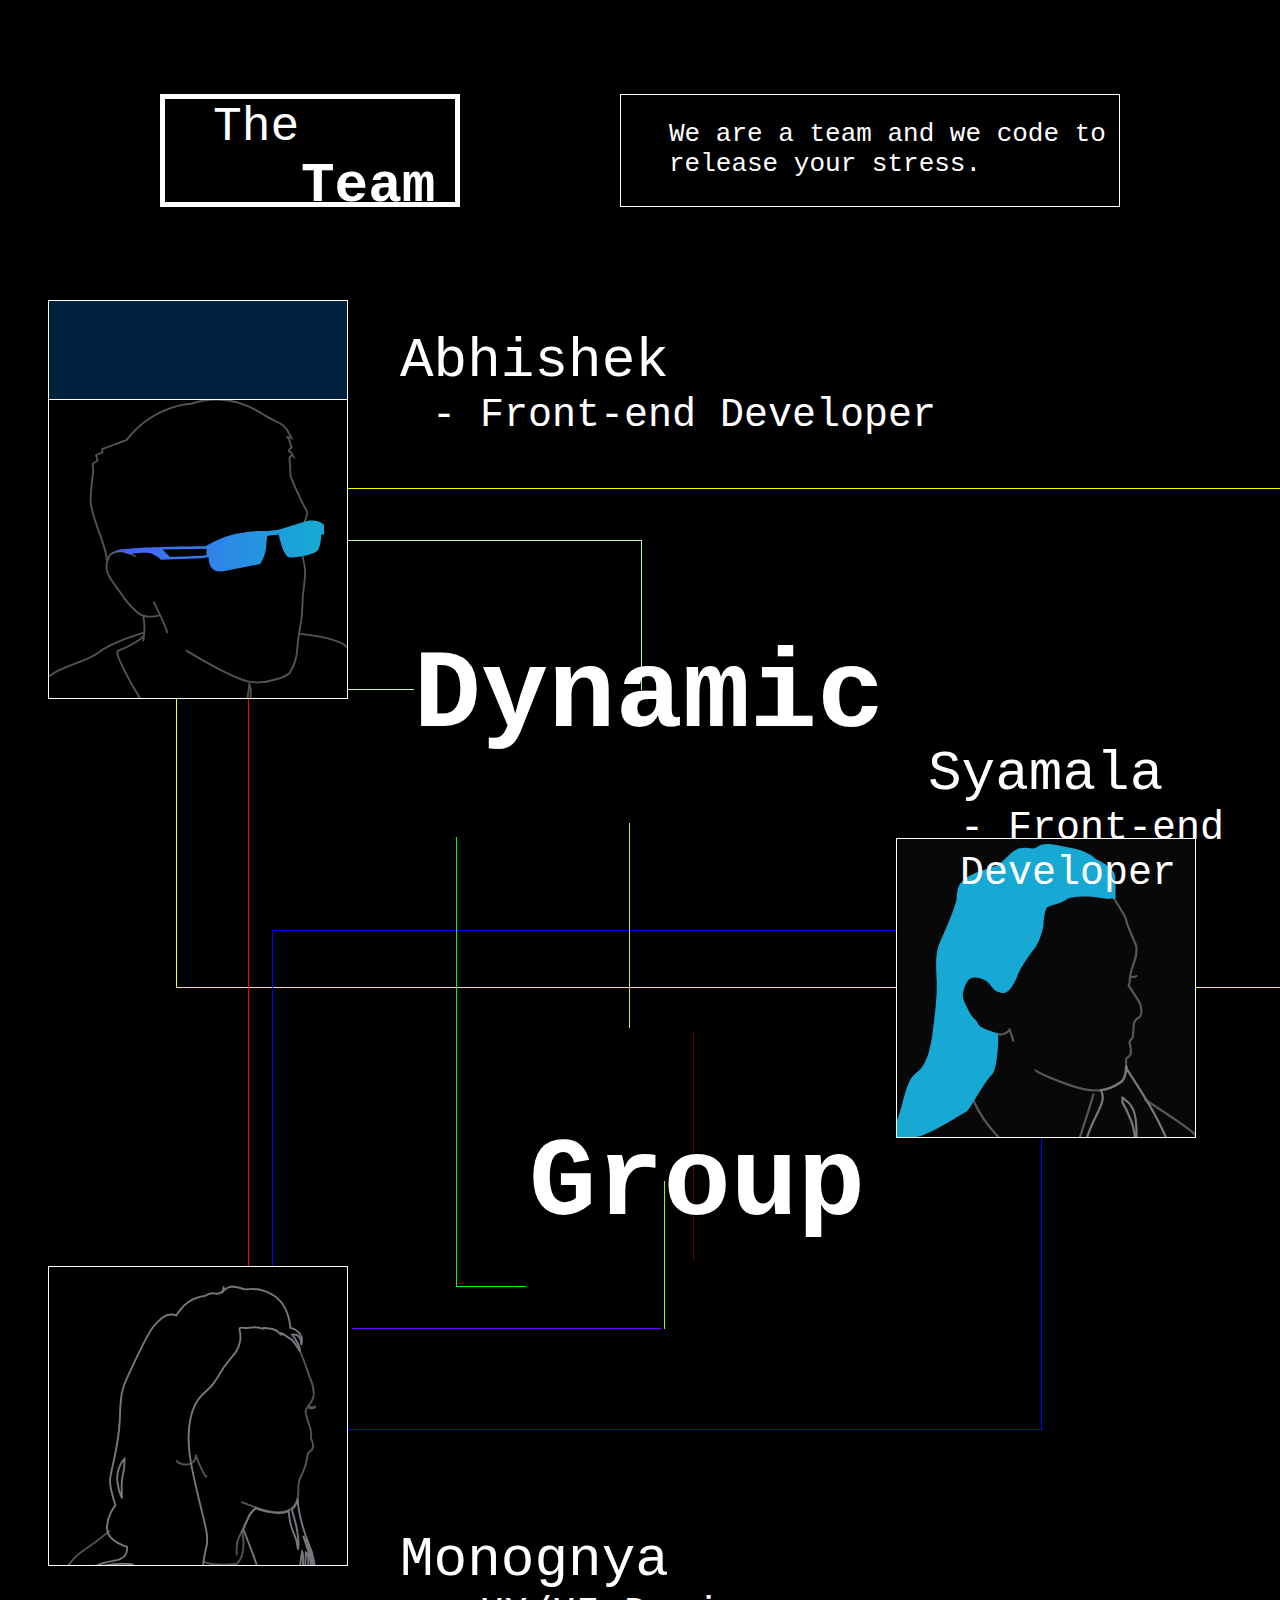
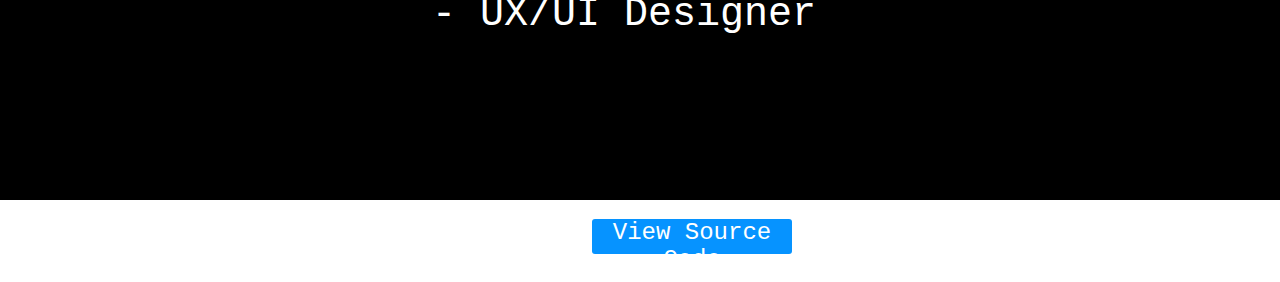
<file: HTML/About.html>
<!DOCTYPE html>
<html lang="en">

<head>
    <meta charset="UTF-8">
    <meta http-equiv="X-UA-Compatible" content="IE=edge">
    <meta name="viewport" content="width=device-width, initial-scale=1.0">
    <title>About Us</title>
    <link rel="stylesheet" type="text/css" href="../CSS/about.css">

</head>

<body>
    <div id="container">
        <div id="theteam">
            <h1 id="the">The</h1>
            <h1 id="team"> Team</h1>
        </div>

        <div id="intro">
            <h1 id="write"> We are a team and we code to release your stress.</h1>
        </div>
    </div>

    <div id="wrapper">
        <div id="image1">

        </div>
        <div class="line">

        </div>
        <div id="line1">
            <h1 id="group1">Dynamic</h1>
        </div>
        <div id="line2">
            <h1 id="group2">Group</h1>

        </div>


        <div id="image2">
            <svg version="1.1" id="Calque_1" xmlns="http://www.w3.org/2000/svg" xmlns:xlink="http://www.w3.org/1999/xlink" x="0px" y="0px" viewBox="0 0 134.4 158.4" style="enable-background:new 0 0 134.4 158.4;" xml:space="preserve">
       <style type="text/css">
           .st0{fill:none;stroke:#76777E;stroke-miterlimit:10;}
           .st1{fill:url(#SVGID_1_);}
           .st2{fill:url(#SVGID_2_);}
       </style>
       <g>
           <path class="st0" d="M111.6,117.4c0,0,21.8,14.1,22.8,16c1,1.9,12.5,9.8,13.5,10.4"/>
           <linearGradient id="SVGID_1_" gradientUnits="userSpaceOnUse" x1="97.2731" y1="143.1133" x2="119.4116" y2="159.8419">
               <stop  offset="0" style="stop-color:#EF3F7C"/>
               <stop  offset="1" style="stop-color:#FF009B"/>
           </linearGradient>
           <path class="st1" d="M118.3,128.2c-4.3-8.6-14.3-23.8-14.3-23.8l-0.6-2.1h0c0,2.6-0.4,6.3-2.5,7.4c-1.7,1-4.1,3.1-8.9,3.6
               c0,0,0,0.1,0,0.1c2.7,5-2.1,9.6-5.7,19.5s5.2,27.9,11.2,35.8c6,8,6.5,10.5,9.7,18.9c3.2,8.4-6,11.8-6,11.8c2.9,1,9.3-6.2,10.9-7.7
               c1.6-1.5,5-9.7,5-9.7s1.8,0.1,4.6,4.4c2.8,4.3,0.3,7.8,0.3,7.8c3.5-0.7,0.1-14.3-3.7-21.7c-3.9-7.4,1.4-10.2,5.9-15.9
               C128.8,150.9,122.6,136.8,118.3,128.2z M119.7,146.8C119.7,146.8,119.7,146.8,119.7,146.8c0.3-0.5,0.5-1.1,0.6-1.6
               c0.1-0.3,0.1-0.5,0.1-0.8c0.1-1,0-1.9-0.1-2.9c0,0.3,0.2,0.7,0.2,1c0.1,0.4,0.2,0.7,0.2,1.1c0.1,0.7,0.3,1.4,0.3,2.1
               c0.1,0.6,0.2,1.2,0.1,1.8c-0.1,0.6-0.4,1-1,1.2c-0.8,0.3-1.7,0.3-2.5,0.2c0.1,0,0.2-0.2,0.3-0.2c0.3-0.2,0.5-0.5,0.8-0.7
               C119,147.6,119.4,147.2,119.7,146.8z M101.8,116.6l1.4,1.3c4.9,3.3,4.6,10.6,4.8,13.4c0.2,2.8-0.6,7.5-0.6,7.5
               c0.4-3-0.8-9.8-1.9-12c-1-2.2-1.8-4.8-3.8-7.9V116.6z M112.6,185.6c-0.3,1.2-0.5,2.4-0.2,3.6c-0.3-1.8,0-3.6,0.2-5.4
               c0.1-1,0.2-2,0.1-3c-0.1-1-0.5-1.9-0.9-2.9c-0.7-1.7-1.5-3.4-2.8-4.8c0,0,0,0-0.1-0.1c-0.7-0.7-1.5-1.4-2.3-2c-2.5-2-5.1-4-7.6-6.1
               c-3.9-3.1-8.9-9-6.8-14.5c0.3-0.8,0.8-1.4,1.1-2.2c0.3-0.7,0.6-1.5,0.9-2.2c0.4-1.4,0.7-2.9,0.8-4.4c0.2-1.7,0.2-3.5,0-5.2
               c0,0,0-0.1,0-0.1c0.2,5.1,0.8,10.3,2,15.2c0.4,1.6,0.8,3.4,1.5,4.9c1.6,3.5,3.6,6.8,5.7,9.9c1.1,1.6,2.3,3.2,3.6,4.8
               c0.5,0.7,1.1,1.4,1.6,2.1c0,0,0,0-0.1-0.1c0.7,1,1.3,2.1,2,3.1c0.4,0.5,0.8,1,1.1,1.5c0.7,1.2,1,2.6,0.9,4
               C113.3,183.1,112.9,184.3,112.6,185.6C112.6,185.5,112.6,185.6,112.6,185.6z M114.2,146.6c0.9-1.3,2.6-1,2.6-1
               c-0.7,2.1-1.6,2.9-2.1,3.8S113.4,147.9,114.2,146.6z M116,154.6c-0.1,0.2-0.2,0.4-0.3,0.6c0.6-1.1,1.1-2.2,1.7-3.3
               c0.2-0.4,0.4-0.9,0.6-1.3c0.2-0.3,0.4-0.5,0.7-0.6c0.2-0.1,0.5,0,0.7,0.1c0,0,0.3,0.1,0.3,0.1C119.7,150.2,117.2,152.4,116,154.6z
                M120.3,158.6c-0.1,0.2-0.1,0.4-0.2,0.6c-0.2,0.5-0.4,0.9-0.6,1.3c-0.3,0.5-0.6,1.1-0.9,1.6c-0.2-0.4-0.4-0.9-0.6-1.3
               c-0.1-0.4-0.2-0.7-0.2-1.1c0-0.5,0.2-0.9,0.4-1.3c0.4-0.9,0.9-1.8,1.4-2.7c0.4-0.7,0.7-1.3,1.1-2c0-0.1,0.1-0.1,0.1-0.2
               c0-0.1,0.4,0,0.5,0c0.1,0,0.2,0.1,0.3,0.2c0.2,0.2,0.2,0.5,0.1,0.8c-0.1,0.9-0.5,1.8-0.8,2.6c0,0.1-0.1,0.3-0.1,0.4
               c-0.1,0.1-0.1,0.3-0.2,0.4C120.5,158.1,120.4,158.4,120.3,158.6z"/>
           <path class="st0" d="M97.7,26.6c0,0,5.7,8.8,5.7,10.2c0.1,1.3,3.7,9.4,4.3,10.8c0.4,0.9,0.7,4.1-0.7,7.8c-1.2,3.2-2,6.9-2,8.2
               s-0.5,2.5-0.5,2.5s4.7,7,5.2,8.5c0.5,1.5,1.2,5.3-0.9,6.1c-2,0.8-1.9,2.4-2.1,3.8c-0.1,1.4-0.1,4.7-0.6,5.3
               c-0.4,0.6-1.4,1.5-1.2,2.1c0.2,0.6,1,4,0.3,5.5c-0.8,1.5-2,0.8-1.9,2.5c0,1.6,0.5,8.1-2.5,9.8c-3,1.6-7.7,6.8-23.3,1.2
               S62.3,104,62.3,104"/>
           <path class="st0" d="M52.5,91.3c-0.4-1.8-1.7-5.3-1.7-5.3s-1.8,2.1-4.3,2.2c-0.5,0-0.9-0.1-1.4-0.2"/>
           <path class="st0" d="M88.7,114.8c0,0-9.9,34.4-14.3,37.3s-30.8-13.8-39.8-33.8"/>
           <path class="st0" d="M-26.2,158.8c0,0,8.9-6.4,15.3-12.7"/>
           <g>
               <linearGradient id="SVGID_2_" gradientUnits="userSpaceOnUse" x1="22.4665" y1="46.3764" x2="78.65" y2="140.9012">
                   <stop  offset="0" style="stop-color:#EF3F7C"/>
                   <stop  offset="1" style="stop-color:#FF009B"/>
               </linearGradient>
               <path class="st2" d="M98.4,16.5c-0.2-2.9-5.8-6.2-7.2-6.7c-1.5-0.5-2.7-1.9-4-2.7c-4.1-2.6-8.5-3-13.1-4
                   c-3.6-0.8-8.4-1.9-11.4,0.9C62.1,4.6,58.2,4,57.3,4c-6.5,0.1-7.8,6.2-13.4,8.3c-4.7,1.8-11.7,3.4-15,7.3c-2,2.5-1.7,5-2.1,7.9
                   c-0.4,2.8-5.7,15.5-7.3,18.7c-2.6,5.4-1.8,12-1.6,17.8c0.2,5.7-0.4,11.5-1.1,17.2c-0.6,4.9-1,9.9-2.4,14.7
                   c-0.7,2.4-1.6,4.8-3.1,6.9c-1.5,2.1-4,3.4-5.2,5.6c-3.8,7.1-3.6,15.7-8.3,22.5c-0.9,1.3,0.4,4.2-1.4,5.2s-6.1,3.8-6.5,5.3
                   c-0.4,1.5-1.4,5.9-1.4,5.9s1.6-2.2,2.9-5.1c1.3-2.9,10.4-6.9,17.1-7.8c6.6-0.8,21.8-11.2,22.9-11.5s8.5-14.3,11.3-16.5
                   c2.8-2.2,3-16.4,3-16.4s-0.1-0.9-0.3-2.4c-3.1-1-8.2-2.4-8.8-4.2c-0.6-1.9-2.7-2.6-4.1-5.6c-1.4-3-3.5-6.1-2.6-9s1.7-5.8,4.4-6.3
                   c2.7-0.5,6,1.2,7,2.4c1,1.2,2.6,3.5,4.5,4.2c0.2-0.1,0.5,0,0.7,0.1c4.1,2,7.2-5.8,8-8c0.8-2.2,5.3-9.3,7.5-11.7
                   c2.2-2.4,4.2-9.8,4.1-11.1c-0.1-1.3,0.7-6.9,1.6-7.6c0.9-0.7,5.8-1.6,8.6-3.4c2.8-1.9,11.1-1.5,14.1-1c3,0.5,4.9,0.8,5.3,0.6
                   c0.3-0.3,2.9,0,2.9,0S98.6,19.4,98.4,16.5z"/>
           </g>
           <path class="st0" d="M2.4,153.5c0,0,11.7,7.4,16.7,16.3"/>
           <path class="st0" d="M105.5,62.1c0,0,2,0.4,2.8-0.6"/>
       </g>
       </svg>
        </div>
        <div id="image3"><svg version="1.1" id="Calque_1" xmlns="http://www.w3.org/2000/svg" xmlns:xlink="http://www.w3.org/1999/xlink" x="0px" y="0px" viewBox="0 0 156.5 202.6" style="enable-background:new 0 0 156.5 202.6;" xml:space="preserve">
       <style type="text/css">
           .st0{fill:none;stroke:#76777E;stroke-miterlimit:10;}
           .st1{fill:url(#Soustraction_5_1_);}
       </style>
       <g id="Groupe_331" transform="translate(3532.876 2978.654)">
           <g id="Groupe_247">
               <path id="Tracé_282" class="st0" d="M-3405.9-2941c5.3,3.1,9,18.4,10.2,20.9s1.8,5.2,1.9,8c0,2.8-2.6,6-2.6,6s-0.6,0.1-0.1,0.4
                   c1,0.7,2.3,0.8,3.4,0.4c0,0,0.1,1.2-2.8,0.7c0,0-1.4-0.6-1.6,0.1c-0.1,0.6-0.3,1.3-0.7,1.8c0,0,1,4.4,1.7,6.1
                   c0.7,1.7,1.7,5.2,1.1,7.5c0,0,1.3,3.4,1.3,3.8c0,1-0.2,2-0.8,2.8c-0.8,1-2,0.6-2.2,2.9c-0.4,3-1.2,6-2.4,8.7
                   c-1,1.9-2.4,5.8-2.4,7.7s0.7,10.4-5.9,12.6c-6.7,2.2-14.5-0.8-24.1-4.7"/>
               <path id="Tracé_283" class="st0" d="M-3455.9-2878.9c-0.2,1.7-1.3,3.1-3,3.6c-4.8,1.5-7.2-1.9-7.2-1.9"/>
               <path id="Tracé_284" class="st0" d="M-3424.4-2851.9c-1.7,1.1-3,2.7-3.8,4.6c-1.3,3-4.1,8.7-5.2,11.3c-1.1,2.5-0.9,8.7-0.9,8.7"
                   />
               <path id="Tracé_285" class="st0" d="M-3431.5-2840.2c0,0,3,12.7-2.9,17.5c0,0-11.6,1.6-17.8-1.3"/>
               <path id="Tracé_286" class="st0" d="M-3500.9-2840.2c-4.6,3.9-9.5,7.6-14.6,11c-6.1,3.9-11.6,13.8-12.6,16.8"/>
               <path id="Tracé_287" class="st0" d="M-3515.7-2805.6c0,0,16.8,5,22.4,14.3"/>
               <path id="Tracé_288" class="st0" d="M-3455.9-2880.1c0,0,4.1,11,6,11.8"/>
           </g>
           
               <linearGradient id="Soustraction_5_1_" gradientUnits="userSpaceOnUse" x1="-7672.3877" y1="333.2263" x2="-7672.0737" y2="333.8283" gradientTransform="matrix(148.696 0 0 219.531 1137366.625 -76090.2344)">
               <stop  offset="0" style="stop-color:#EF3F7C"/>
               <stop  offset="1" style="stop-color:#FF009B"/>
           </linearGradient>
           <path id="Soustraction_5" class="st1" d="M-3377.2-2748.9c0.2-0.1,0.4-0.3,0.5-0.5C-3376.7-2749.3-3376.8-2749.1-3377.2-2748.9z
                M-3395.3-2775.5h-3.2c-0.1-0.4-0.1-0.6-0.1-0.7l-0.3,0.7h-1c0.4-0.9,0.7-1.6,0.7-1.7l-4.4-5c0.3,2.2,0.4,4.5,0.3,6.8h-0.4v-2.3
               c-0.1-0.2-4.1-5.7-4.1-5.7c0.4,2.8,3.1,6.9,4,8h-0.9c-2.1-3-6.2-8.7-6.2-8.8c-0.3,3,0.2,6,1.3,8.8h-0.6c-0.8-2.2-1.5-4.5-1.9-6.8
               c0.2,2.3,0.6,4.6,1.2,6.8h-1.4c-1.2-4.5-1.9-9.1-2.3-13.8c-0.9-1.3-1.5-2.8-1.6-4.4c-0.2-2-0.3-3.9-0.2-5.9c0.1-2.5,0.4-5,0.8-7.4
               c-0.1-0.4-4.9-9-5.9-10.7v-0.1c2.4,6.9,1.7,11.7,0.8,18.4c-0.3,1.8-0.5,3.6-0.8,5.7c-0.4,3.8,0.1,7.5,1.3,11.1
               c0.8,2.4,1.8,4.8,3,7.1h-0.1c-1.5-2.5-2.7-5.2-3.5-8.1c-1.4-4.8-1.6-9.9-0.8-14.8c0.8-4.4,1-9,0.6-13.5c-0.3-2.4-0.9-4.8-1.7-7.1
               c-0.2-0.7-0.5-1.4-0.7-2c-1-3.7-7-19-7.1-19.2l-0.4-0.8c0.5-1.1,2.9-6.4,3.6-7.7c0.9-1.3,1.9-2.4,3.1-3.4c0,0,2.3,1.3,8.3,2.2
               c1.2,0.2,2.4,0.3,3.6,0.3c1.8,0.1,3.7-0.3,5.3-1.1c0,0.1,0.5,7.7,2.6,11.5c1.3,2.8,2.1,5.8,2.3,8.9c0.4-2,0.5-5.9-1.1-13.2
               c-1-4.4-2.2-7.9-2.2-8c2.1-1.1,3.2-5.3,3.3-5.3c-0.2,1.5,0.3,5.4,1.4,10.1c1,4.4,2.3,8.7,4.1,12.9c3.1,6.9,3.7,13.3,2.8,15.3
               c-0.7,1.7-2.7,6.6-3.1,7.5c0.9,2,11,7.8,11.4,8c-2.3-0.1-11.1-6.9-11.2-7c0.7,2.1,1.6,4.2,2.6,6.2c1.6,3.4,3.6,7.6,4.9,11.2
               c1.8,5,1.9,12.9,1.7,17.1h-4.7c-0.4-0.5-0.6-0.9-0.6-0.9v0.9h-1.2c-0.8-1.6-1.9-3-3.2-4.1
               C-3397.3-2778-3396.6-2776.5-3395.3-2775.5L-3395.3-2775.5z M-3409.5-2796.5c0.1,4.2,1.1,8.2,2.8,12c0.8,1.7,1.7,3.4,2.8,4.9
               c0-1.5-0.2-2.9-0.5-4.4c-0.8-0.9-2.2-4.2-3.1-6.7C-3408.6-2793.6-3409.4-2796.3-3409.5-2796.5z M-3396.7-2805.7
               c-0.2,0-0.4,0-0.4,0.2c-0.1,0.4,0.4,1.2,1.7,2.4c0.9,0.9,2.4,3.3,4.5,9.8c1.2,3.8,2.1,7.3,2.1,7.5c0-4-2.1-9.1-3.8-12.7
               c-1.1-2.5-2.4-4.9-3.9-7.1C-3396.5-2805.7-3396.6-2805.7-3396.7-2805.7L-3396.7-2805.7z M-3397-2804.1c0.2,1.2,0.6,2.3,1.2,3.3
               c0.9,1.7,4.8,11.7,4.8,11.8C-3391-2792.5-3396.9-2803.9-3397-2804.1z M-3414.7-2802.7c-0.5,1.1-0.9,2.2-1.1,3.4
               c-0.5,2.8-0.1,5.7,1.1,8.3v-0.1c0-2.3,0.1-4.6,0.3-6.9c0-0.1,0-0.3-0.1-0.5C-3414.6-2799.8-3414.7-2801.2-3414.7-2802.7z
                M-3399.9-2808.5c-0.6,0.4-0.4,1.4-0.4,1.5c0.5,0.4,2.2,4.9,2.3,5.1c-0.2-1.5-0.5-2.9-1-4.3
               C-3399.3-2806.9-3399.6-2807.7-3399.9-2808.5L-3399.9-2808.5z M-3398-2828.8c0,0.6-0.5,14.8-1,15.6l0.1,0.1c0.7,1.1,1,1.7,1.1,1.8
               c0.3-1.6,0.5-3.1,0.7-4.7c0-0.2,0.1-0.6,0.1-1.2C-3396.7-2820.5-3395.9-2827.9-3398-2828.8L-3398-2828.8z M-3399.4-2837.4
               c0,0.1,4.1,10.7,4.1,15.3c0,2.5-0.4,4.9-1.1,7.3c-0.2,0.6-0.3,1.2-0.3,1.8c0,0,1-2.6,1.2-3.5c0.1-0.2,0.1-0.4,0.2-0.7
               c0.8-1.9,1-3.9,0.7-5.9l-0.2-1.5C-3395.1-2827.4-3395.3-2829.7-3399.4-2837.4L-3399.4-2837.4z M-3399.9-2829.3
               c-0.1,0.3-1.3,7.7-1.2,9.6c0.2,1.5,0.5,3.1,1,4.5C-3400-2815.4-3398.8-2827.4-3399.9-2829.3z M-3512.9-2775.5h-1.5
               c-1-1.8-2.1-3.5-3.3-5.1c-3.2-4-5.5-8.6-6.9-13.6c-0.7-2.6-0.9-5.2-0.8-7.9c0.2-2.7,1-5.4,2.4-7.7c2.8-4.7,7-8.4,11.9-10.7
               c4.1-2,8.6-3.4,13.1-4.1c2-0.1,3.9-1.2,5.2-2.8c0.8-1.3,1.1-2.8,0.9-4.3c-1.8-0.6-3.5-1.3-5.1-2.2c-1.4-0.8-2.6-1.7-3.6-2.9
               c-1.1-1.2-1.7-2.6-1.8-4.2c-0.1-3,0.6-6,2-8.7c0.7-1.4,1.4-2.6,2.4-3.8c-0.1-0.4-3.2-9.6-2.8-13.7c0.3-2.3,0.8-4.5,1.3-6.8
               c1.4-6,3.4-15.1,3.8-24.1c0-0.8,0.1-1.5,0.1-2.2c0-4,0.4-8,0.9-11.9c0.7-3.2,1.8-6.3,3.3-9.3l0.3-0.6c4-8.7,10.7-23.2,13.9-26.3
               c0.5-0.4,0.9-0.9,1.3-1.3c2.2-2.1,4-4,7.2-4c0.9,0,1.9,0.2,2.8,0.4c0.1-0.2,2.7-4.8,6.3-7c2.6-1.8,5.6-2.9,8.7-3.2
               c1.2-0.9,2.7-1.4,4.2-1.4c0.3,0,0.5,0,0.8,0.1c0.4,0.1,0.9,0.2,1.3,0.2c0.9,0,1.8-0.3,2.5-0.9c0.7-0.8,1-1.9,0.8-3
               c0.1,0.8,0.1,1.7,0,2.5c0.8-1,1.8-1.7,3-2.1c0.5-0.2,1.1-0.3,1.6-0.3c2.3,0.2,4.5,0.7,6.7,1.5c1.1-0.2,2.1-0.2,3.2-0.2
               c4.3-0.1,8.4,1.1,12,3.4c5,3.4,8,9.1,8.7,17c1.9,0.4,3.7,1.5,4.9,3c1.2,1.7,1.5,3.9,0.7,5.9c0,0,0.3-2.7-1.1-4.3
               c-0.7-0.8-1.7-1.2-2.7-1.1c-0.3,0-0.6,0-0.9,0.1c0.5,0.6,4.6,5.9,4.1,8.9c0-0.1-3-5.3-4.4-6.3c-1.3-0.9-5.6-3.6-5.8-3.7
               c0.2,0.2,0.7,0.8,0.7,1c0,0.1-0.1,0.1-0.2,0.1h-0.1c-0.2,0-0.4-0.3-0.8-0.6c-1.2-1.4-3-2.3-4.8-2.5c-0.8-0.1-1.4-0.2-2-0.3
               c-0.7-0.1-1.1-0.2-1.3-0.2h-0.2v0.4c0,0.1-0.1,0.1-0.2,0.1c-0.3,0-0.6-0.1-0.9-0.2l-0.7-0.2c-1-0.3-2-0.4-3-0.4
               c-0.7,0-1.5,0.1-2.2,0.2c-0.7,0.2-1.4,0.2-2.1,0.2c-0.6,0-1.1,0-1.6-0.1h-0.2c-0.4,0-0.7-0.1-1-0.1s-0.6,0.1-0.8,0.3
               s-0.2,0.7,0,1.4c0.5,1.9,0.5,3.9,0.1,5.8c-0.6,2.7-1.9,5.3-3.8,7.3c-3.1,3.6-5.8,7.5-8.2,11.6c-0.6,0.9-1,1.7-1.4,2.2
               c-1.4,2.1-2.1,2.7-4.8,5.2l-0.1,0.1c-0.4,0.4-0.9,0.8-1.4,1.3c-1.6,1.5-4.5,4.9-6.1,11.7c-1.8,7.5-1.5,16.9,0.8,27.9
               c1.9,9.1,3.6,15.9,4.9,21.3c2.4,9.5,3.5,14.3,2.6,18.4c-0.1,0.3-0.1,0.6-0.2,1c-1.6,6.2-2.2,12.5-2,18.9c0.6,9.8,4.2,18,10.7,24.1
               c4.7,3.6,8.9,7.8,12.5,12.5h-4c-1.1-0.9-2.4-1.8-3.7-2.7c0.6,0.8,1.1,1.7,1.4,2.7h-1.4c-0.7-2.6-2-5.1-3.6-7.3s-4-3.6-6.7-4
               l4.2,11.3h-25.4c-0.2-0.2-0.3-0.4-0.4-0.5v0.5h-9.8c-0.7-3-1.6-8.1-2.6-13.5v-0.1c-2-10.9-4.2-23.3-5.9-27.1v0.1
               c-0.4,2.7-2.6,16.3-4,18c0.8-2.9,1.5-5.8,2-8.7c0.7-4.5,1.3-10.8,0-15.4c-1.7-0.2-3.5-0.3-5.2-0.3c-3.6,0-7.2,0.4-10.7,1.3
               c-4.3,1-8.2,3.1-11.5,6c-10.7,9.5-7.3,19.8-4.3,25.1C-3519.9-2788.9-3516.3-2782.4-3512.9-2775.5L-3512.9-2775.5z M-3477.4-2798.4
               c-0.1,2.1,0,4.2,0.2,6.3c0.4,3.1,1.3,7.4,3.6,9.8L-3477.4-2798.4z M-3449-2793.7c0.1,0.1,5.5,7.2,6.8,7.9c-0.6-1.1-1.2-2.1-1.9-3.1
               C-3445.4-2790.8-3447.1-2792.5-3449-2793.7L-3449-2793.7z M-3469.7-2801.1c0.1,0.2,1.9,5.7,3.1,7.4c0,0,0.7-3.8-0.9-6
               C-3467.9-2800.4-3468.8-2800.9-3469.7-2801.1L-3469.7-2801.1z M-3493.3-2877.9c-1.4,1.5-2.4,3.3-3,5.3c-0.6,2.1-0.9,4.3-0.7,6.5
               c0.3,3.1,1.1,6.1,2.5,9c-0.1-1.5-0.5-9.1,0.5-12.7C-3493.4-2872.5-3493.1-2875.2-3493.3-2877.9z"/>
       </g>
       </svg>
        </div>

        <div id="line3"></div>
        <div id="line4"></div>
        <div id="line5"></div>

        <h1 id="abhi">Abhishek</h1>
        <h1 id="stat1"> - Front-end Developer</h1>


        <h1 id="sama">Syamala</h1>
        <h1 id="stat2"> - Front-end Developer</h1>


        <h1 id="mono">Monognya</h1>
        <h1 id="stat3"> - UX/UI Designer</h1>

        <div id="join"></div>
        <div id="join2"></div>

        <div id="join3"></div>

        <div id="imageabhi">
            <svg xmlns="http://www.w3.org/2000/svg" viewBox="0 0 159 186" enable-background="new 0 0 159 186"><style type="text/css">.st0{opacity:0.7;} .st1{fill:none;stroke:#76777E;} .st2{fill:url(#Lunettes_1_);}</style><g id="dimitri" transform="translate(3524.95 2712.894)"><g id="Visage" class="st0"><path id="Forme_81" class="st1" d="M-3465.5-2598.3s-7.7 3.1-12.5-1.5c-3.4-3-6.4-6.5-8.8-10.3-3.3-4.7-8.6-10.1-7.3-15.7 1.3-5.6 2.8-5.6 5.9-6.2 3.1-.7 9.5 2.6 9.5 2.6"/><path id="Forme_82" class="st1" d="M-3469.2-2605.3s7.5 15 7.3 16.8"/><path id="Forme_83" class="st1" d="M-3474.7-2598c.9 4.6.9 9.3 0 13.9"/><path id="Forme_84" class="st1" d="M-3474.3-2587s-3.1 3.5-13.2 7.7c0 0-1.7 0-.7 2.9 1 3 16.7 39.2 36.4 45.8s20.1 3 25.7-1.8c5.6-4.8 10.1-21.1 8.4-28.2"/><path id="Forme_85" class="st1" d="M-3420.3-2546.7s2.5-13.9 2.2-15.4"/><path id="Forme_86" class="st1" d="M-3451.9-2579.3s24.8 15.3 34.5 16.8 20-3.6 20.9-4.8c2.4-3.9 3.8-8.3 4-12.8.5-6.8 2.2-15.4 2.2-15.4s.8-9.4.7-11.7c0-2.3 2-12.5 1.1-16.8-.9-4.3-3.5-16-2.6-18.3 1-2.3 4.9-9.5 3.7-11.4-1.3-1.8-9-17.9-8.8-19.8.1-2.3-.1-4.7-.4-7-.2-1.2.7-3.6 1.8-2.6 0 0-1.2-2.5-1.8-2.2s-.2-2.2 1.1-2.2c0 0-1.3-4.8-2.2-5.5.8-.1 1.5 0 2.2.4 0 0-2.6-5.4-4.8-7-2.1-1.5-5.2-2.4-9.5-5.1-4.4-2.7-19.1-12.9-39.3-6.2 0 0-19.9.6-34.5 19.4 0 0-11.4 4.1-12.9 4.8v1.8s-2.5 1-3.3 1.5c.4.9.6 1.9.7 2.9-.9.5-1.8 1.1-2.6 1.8l.4 3.7c-.8 5.2-1.3 10.5-1.5 15.7.1 5.1 5.9 20.5 5.9 20.5s3.1 9.6 2.9 11.7"/><path id="Forme_87" class="st1" d="M-3474.3-2588.8s-16.6 4.9-24.2 10.6c-7.6 5.7-20.3 7.2-26.4 12.8"/><path id="Forme_88" class="st1" d="M-3391-2588.1s21.2 1.7 25.7 7.7"/></g><linearGradient id="Lunettes_1_" gradientUnits="userSpaceOnUse" x1="-3526.098" y1="-2469.664" x2="-3525.242" y2="-2469.664" gradientTransform="matrix(113.851 0 0 -27.36 397966.594 -70205.797)"><stop offset="0" stop-color="#4663FF"/><stop offset="1" stop-color="#17A8D3"/></linearGradient><path id="Lunettes" class="st2" d="M-3482-2630.6s8.9-1.7 12.5 0c3.6 1.7 4 2.9 4 2.9l21.7-.7 4-.7s-.5 8.7 7.3 7.7l20.2-4c1.9-2.8 3-6.1 3.3-9.5.3-5.2.7-5.5.7-5.5l5.9-.7s2.3 11.4 5.5 12.1c3.2.7 13.9-1.5 15.4-3.7s1.9-7.4 1.8-8.4h1.5v-5.1s-2-3.1-8.8-2.2l-15.4 4.8-7 .7s-17.5-1.4-32 8.1c0 0-46.3.2-48.1 2.6l-2.6 2.2c.1-.2 1.3-4 10.1-.6zm17.6-2.5l22-.4h1.5v3.3l-1.8.4-17.6.7-4.1-4z"/></g></svg>
        </div>

        <form>
            <button formaction="https://github.com/AbhishekLwagun/PickHackProject">View Source Code</button>
        </form>



    </div>
</body>

</html>
</file>
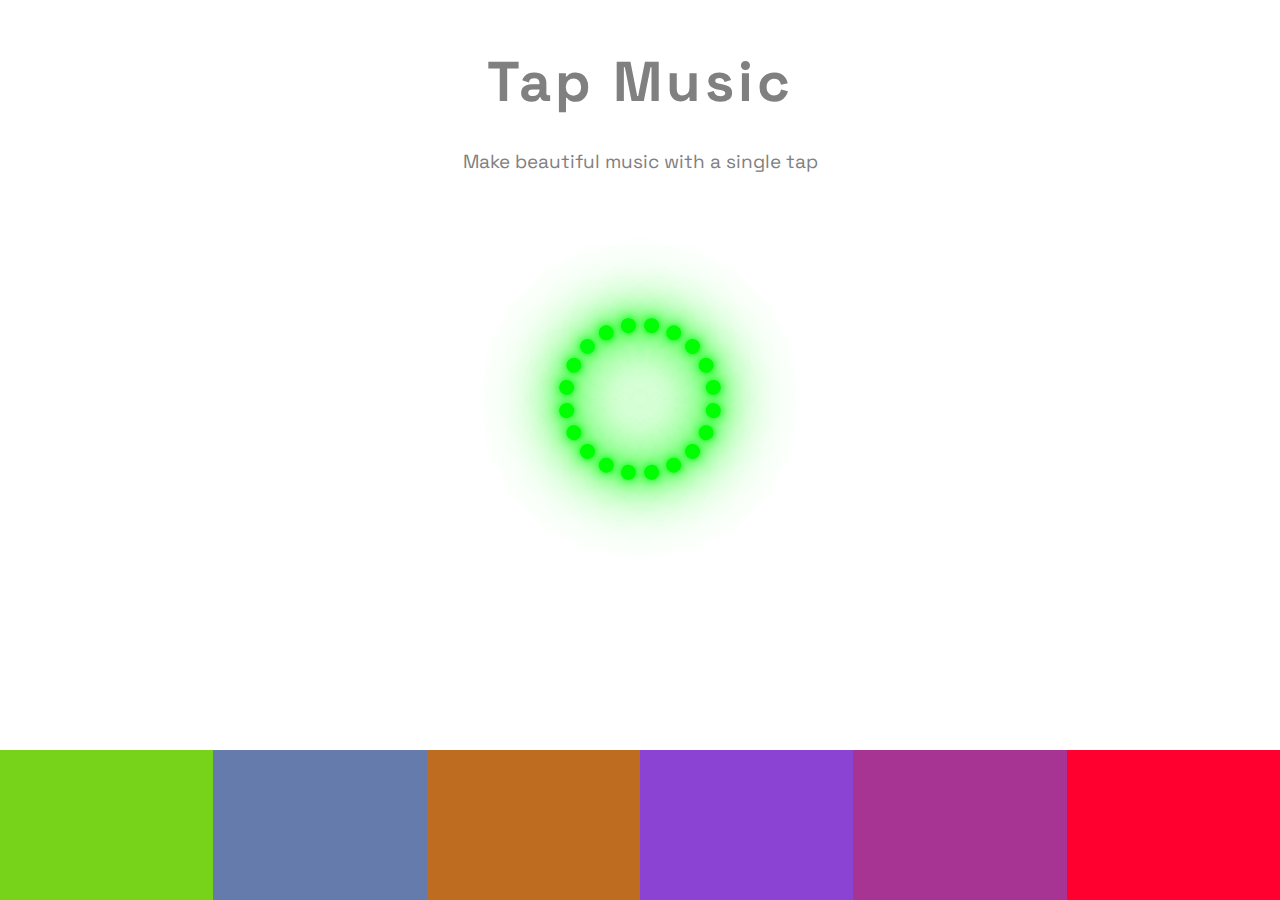
<file: HTML/music.html>
<html lang="en">

<head>
    <meta charset="UTF-8">
    <meta name="viewport" content="width=device-width, initial-scale=1.0">
    <title>Music Player</title>
    <link href="https://fonts.googleapis.com/css2?family=Space+Grotesk&display=swap" rel="stylesheet">
    <link rel="stylesheet" href="../CSS/music.css">
</head>

<body>
    


    <div class="app">
        <div class="header">
            <h1>Tap Music</h1>
            <p>Make beautiful music with a single tap</p>
            <section>
                <div class="loader">
                    <span style="--i:1;"></span>
                    <span style="--i:2;"></span>
                    <span style="--i:3;"></span>
                    <span style="--i:4;"></span>
                    <span style="--i:5;"></span>
                    <span style="--i:6;"></span>
                    <span style="--i:7;"></span>
                    <span style="--i:8;"></span>
                    <span style="--i:9;"></span>
                    <span style="--i:10;"></span>
                    <span style="--i:11;"></span>
                    <span style="--i:12;"></span>
                    <span style="--i:13;"></span>
                    <span style="--i:14;"></span>
                    <span style="--i:15;"></span>
                    <span style="--i:16;"></span>
                    <span style="--i:17;"></span>
                    <span style="--i:18;"></span>
                    <span style="--i:19;"></span>
                    <span style="--i:20;"></span>
        
                </div>
            </section>
                

        </div>
        <div class="visual"></div>
        <div class="pads">
            <div class="pad-1">
                <audio class="sound" src="../music/bubbles.mp3"></audio>
            </div>
            <div class="pad-2">
                <audio class="sound" src="../music/clay.mp3"></audio>
            </div>
            <div class="pad-3">
                <audio class="sound" src="../music/confetti.mp3"></audio>
            </div>
            <div class="pad-4">
                <audio class="sound" src="../music/glimmer.mp3"></audio>
            </div>
            <div class="pad-5">
                <audio class="sound" src="../music/moon.mp3"></audio>
            </div>
            <div class="pad-6">
                <audio class="sound" src="../music/ufo.mp3"></audio>
            </div>
        </div>
        
    

    </div>

    <script src="../JAVASCRIPT/music.js"></script>
</body>

</html>
</file>
<file: CSS/about.css>
* {
    margin: 0;
    padding: 0;
    box-sizing: border-box;
}

#container {
    width: 100%;
    height: 300px;
    background-color: black;
    /* border: 1px solid red; */
    display: flex;
    justify-content: space-evenly;
    align-items: center;
}

#theteam {
    width: 300px;
    height: 113px;
    border: 5px solid #fff;
}

#the {
    color: white;
    font-size: 3rem;
    font-weight: lighter;
    font-family: monospace;
    margin-left: 3rem;
    margin-top: 0.1rem;
}

#team {
    color: white;
    font-size: 3.5rem;
    font-weight: bolder;
    font-family: monospace;
    margin-left: 8.5rem;
}

#intro {
    width: 500px;
    height: 113px;
    border: 1px solid #fff;
}

#write {
    color: white;
    font-weight: lighter;
    font-family: monospace;
    margin-left: 3rem;
    margin-top: 1.5rem;
}

#wrapper {
    width: 100%;
    height: 1500px;
    background-color: black;
    /* border: 1px solid rgb(4, 238, 255); */
}

#image1 {
    width: 300px;
    height: 300px;
    border: 1px solid #fff;
    margin-left: 3rem;
    z-index: 98;
    background-color: rgba(0, 43, 77, 0.8);
    overflow: hidden;
}

.line {
    width: 1170px;
    height: 500px;
    border: 1px solid yellow;
    margin-left: 11rem;
    margin-top: -7rem;
    z-index: 18;
    border-right: none;
}

#line1 {
    width: 370px;
    height: 150px;
    border: 1px solid rgb(187, 245, 187);
    z-index: 29;
    margin-left: 17rem;
    margin-top: -28rem;
}

#line2 {
    width: 770px;
    height: 500px;
    border: 1px solid rgb(0, 4, 250);
    z-index: 3;
    margin-left: 17rem;
    margin-top: 15rem;
}

#image2 {
    width: 300px;
    height: 300px;
    border: 1px solid #fff;
    margin-left: 56rem;
    margin-top: -37rem;
    z-index: 110;
    overflow: hidden;
    background-color: rgb(8, 8, 8);
}

#image3 {
    width: 300px;
    height: 300px;
    border: 1px solid #fff;
    margin-left: 3rem;
    margin-top: 8rem;
    z-index: 109;
    overflow: hidden;
    background-color: rgb(0, 0, 0);
}

#group1 {
    z-index: 108;
    font-family: monospace;
    font-size: bolder;
    font-size: 7rem;
    color: #fff;
    background-color: black;
    margin-top: 5.75rem;
    margin-left: 8.8rem;
}

#group2 {
    z-index: 107;
    font-family: monospace;
    font-size: bolder;
    font-size: 7rem;
    color: #fff;
    background-color: black;
    margin-top: 11.9rem;
    margin-left: 16rem;
}

#line3 {
    z-index: 30;
    width: 370px;
    height: 665px;
    border: 1px solid rgb(255, 0, 0);
    margin-left: 15.5rem;
    margin-top: -60.3rem;
    border-top: none;
    border-right: none;
    border-bottom: none;
}

#line4 {
    z-index: 4;
    width: 310px;
    height: 500px;
    border: 1px solid rgb(106, 0, 255);
    margin-left: 22rem;
    margin-top: -27.3rem;
    border-top: none;
    border-left: none;
    border-right: none;
}

#line5 {
    z-index: 5;
    width: 370px;
    height: 148.8px;
    border: 1px solid rgb(145, 248, 0);
    margin-left: 41.5rem;
    margin-top: -9.3rem;
    border-top: none;
    border-right: none;
    border-bottom: none;
}

#abhi {
    color: white;
    font-family: monospace;
    font-size: 3.5rem;
    font-weight: lighter;
    margin-left: 25rem;
    margin-top: -62.5rem;
    z-index: 70;
}

#stat1 {
    color: white;
    margin-left: 27rem;
    font-size: 2.5rem;
    font-family: monospace;
    font-weight: lighter;
}

#sama {
    color: white;
    margin-left: 58rem;
    font-family: monospace;
    font-size: 3.5rem;
    font-weight: lighter;
    margin-top: 19rem;
}

#stat2 {
    color: white;
    margin-left: 60rem;
    font-size: 2.5rem;
    font-family: monospace;
    font-weight: lighter;
}

#mono {
    color: white;
    font-family: monospace;
    font-size: 3.5rem;
    font-weight: lighter;
    margin-top: 39.5rem;
    margin-left: 25rem;
}

#stat3 {
    color: white;
    font-size: 2.5rem;
    font-family: monospace;
    font-weight: lighter;
    margin-left: 27rem;
}

#join {
    width: 70px;
    height: 450px;
    border: yellowgreen;
    z-index: 83;
    border: 1px solid rgb(1, 255, 1);
    margin-top: -50rem;
    margin-left: 28.5rem;
    border-top: none;
    border-right: none;
}

#join2 {
    width: 70px;
    height: 230px;
    border: 1px solid rgb(85, 1, 1);
    z-index: 84;
    margin-left: 39rem;
    margin-top: -16rem;
    border-top: none;
    border-left: none;
    border-bottom: none;
}

#join3 {
    width: 70px;
    height: 205px;
    border: 1px solid rgb(194, 232, 107);
    z-index: 85;
    margin-left: 35rem;
    margin-top: -27.4rem;
    border-top: none;
    border-left: none;
    border-bottom: none;
}

#imageabhi {
    width: 300px;
    height: 300px;
    border: 1px solid #fff;
    margin-top: -39.3rem;
    margin-left: 3rem;
    z-index: 98;
    background-color: rgb(0, 0, 0);
    overflow: hidden;
}

Button {
    color: white;
    font-family: monospace;
    font-size: 1.5rem;
    width: 200px;
    height: 35px;
    margin-top: 70rem;
    margin-left: 37rem;
    background-color: rgb(6, 147, 255);
    border: none;
    border-radius: 3px;
}

button:focus {
    outline: none;
}

button:hover {
    background-color: rgb(14, 59, 80);
}
</file>
<file: CSS/music.css>
*{
    padding: 0;
    margin: 0;
    box-sizing: border-box;
}

body{
    font-family: 'Space Grotesk', sans-serif;
}

.app{
    display: flex;
    justify-content: space-between;
    align-items: center;
    flex-direction: column;
    height: 100vh;
}

.header h1{
    margin: 46px 0px 32px 0px;
    text-align: center;
    font-size: 3.5rem;
    letter-spacing: 0.25rem;
    font-weight: 900;
    color: grey;
}

.header p{
    text-align: center;
    font-size: 19px;
    color: grey;
    
}

.pads{
    background: lightblue;
    width: 100vw;
    display: flex;
    
}

.pads > div{
    height: 150px;
    width: 100px;
    flex: 1;
}

.pad-1{
    background-color: rgb(119, 211, 26);
}
.pad-2{
    background-color: rgb(101, 123, 172);
}
.pad-3{
    background-color:  rgb(190, 109, 32);
}
.pad-4{
    background-color: rgb(139, 67, 211);
}
.pad-5{
    background-color: rgb(167, 51, 147);
}
.pad-6{
    background-color: rgb(255, 0, 47);
}

.visual > div {
    position: absolute;
    width: 50px;
    height: 50px;
    border-radius: 50%;
    bottom: 0%;
    left: 20%;
    z-index: -1;
}

@keyframes jump{
    0%{
        left: 20%;
        bottom: 0px;
    }
    50%{
        top: 50%;
        left: 2%;
    }
    100%{
        left: 80%;
        bottom: 0%;
    }
    200%{
        right:60%;
        top:10%;
    }
}

.pad-1:hover{
    border: 3px solid black;
}
.pad-2:hover{
    border: 3px solid black;
}
.pad-3:hover{
    border: 3px solid black;
}
.pad-4:hover{
    border: 3px solid black;
}
.pad-5:hover{
    border: 3px solid black;
}
.pad-6:hover{
    border: 3px solid black;
}



*{
    margin: 0;
    padding: 0;
    box-sizing: border-box;

}

section
{
display: flex;
justify-content: center;
align-items: center;
min-height: 50vh;
background: #ffffff;
animation: animateBg 10s  linear infinite;

}

@keyframes animateBg
{
    0%
    {
        filter: hue-rotate(0deg);

    }
    100%
    {
        filter: hue-rotate(360deg);
        
    }
}

section .loader
{
    position: relative;
    width: 120px;
    height: 120px;

}

section .loader span 
{
    position: absolute;
    top:0;
    left:0;
    width: 100%;
    height: 100%;
    transform: rotate(calc(18deg *var(--i)));
}

section .loader span::before
{
    content: '';
    position: absolute;
    top:0;
    left: 0;
    width: 15px;
    height: 15px;
    border-radius: 50%;
    background: #00ff0a;
    
    box-shadow: 0 0 10px #00ff0a,
                0 0 20px #00ff0a,
                0 0 40px #00ff0a,
                0 0 60px #00ff0a,
                0 0 80px #00ff0a,
                0 0 90px #00ff0a;
    animation: animate 2s linear infinite;
    animation-delay:calc(0.1s * var(--i)) ;
    
}

@keyframes  animate
{
0%
    {
        transform: scale(1);
    }

80%,100%
    {
        transform: scale(0);
    }

}
</file>
